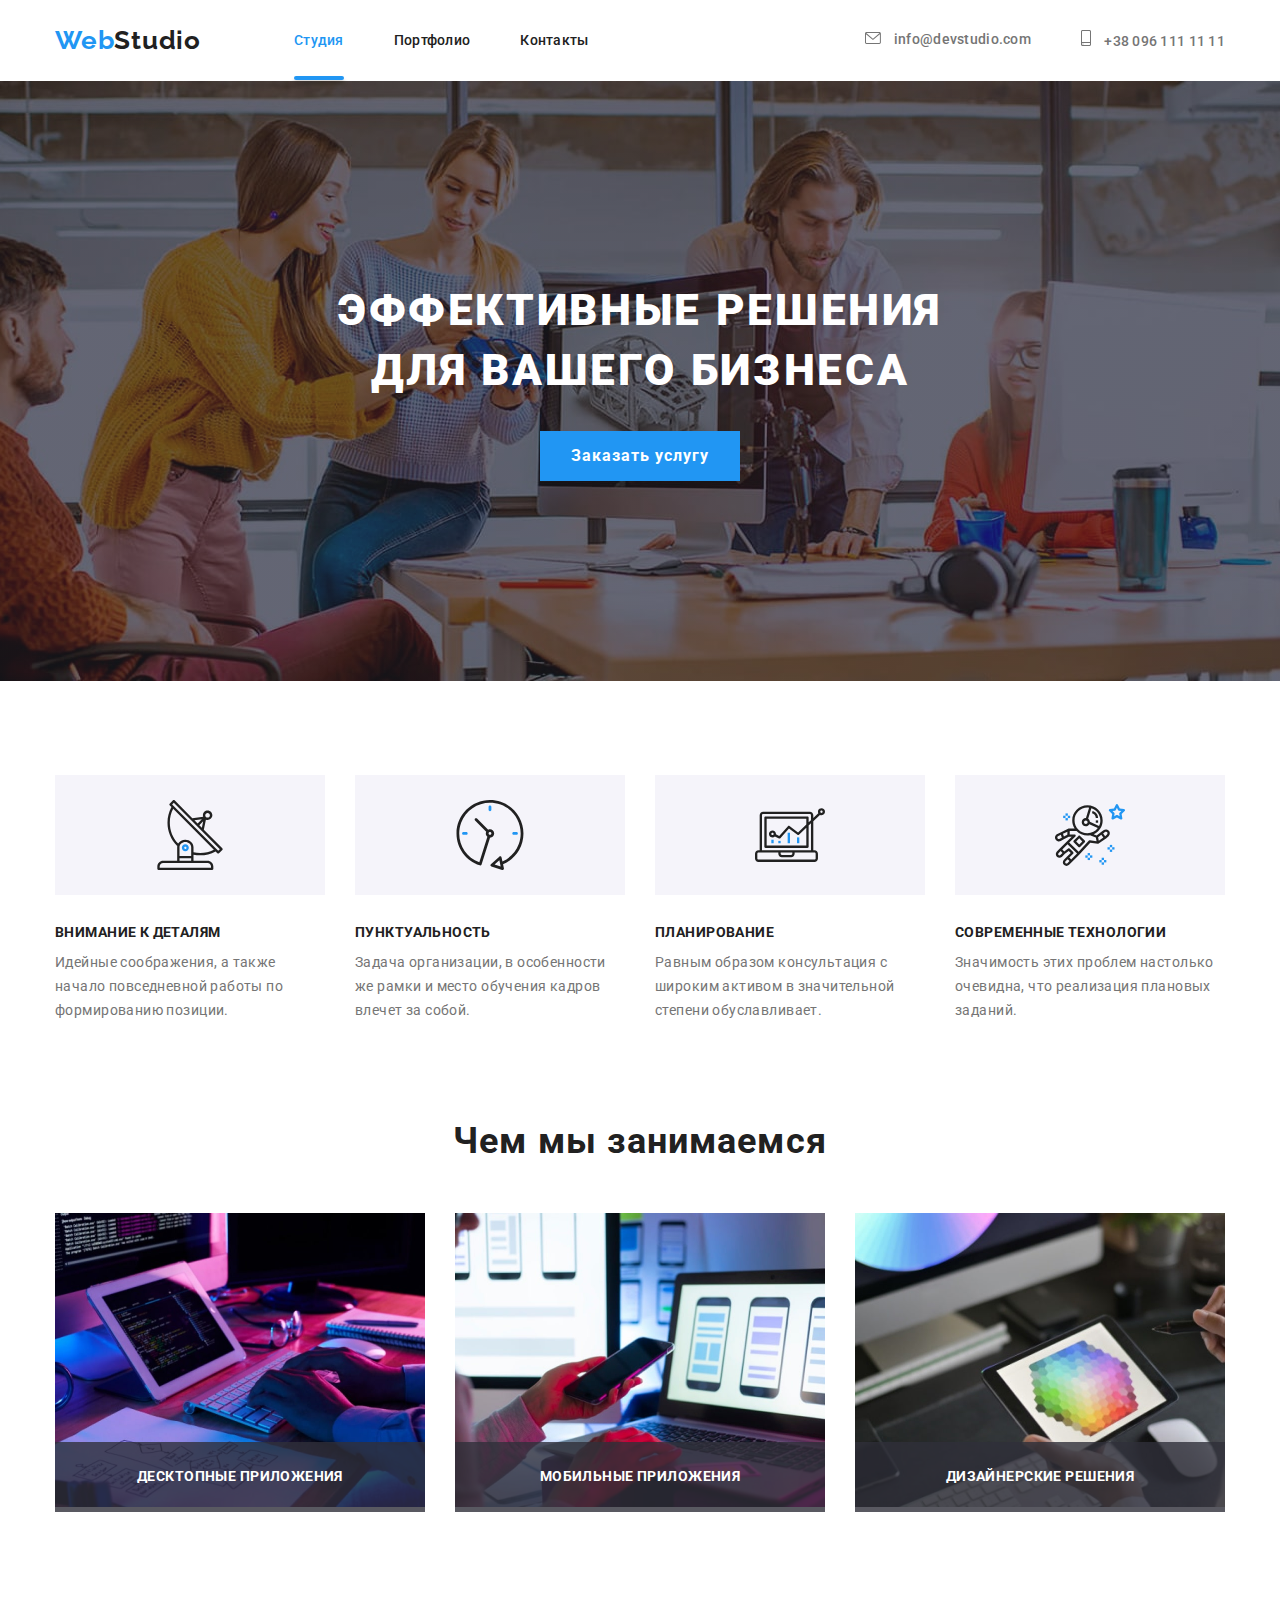
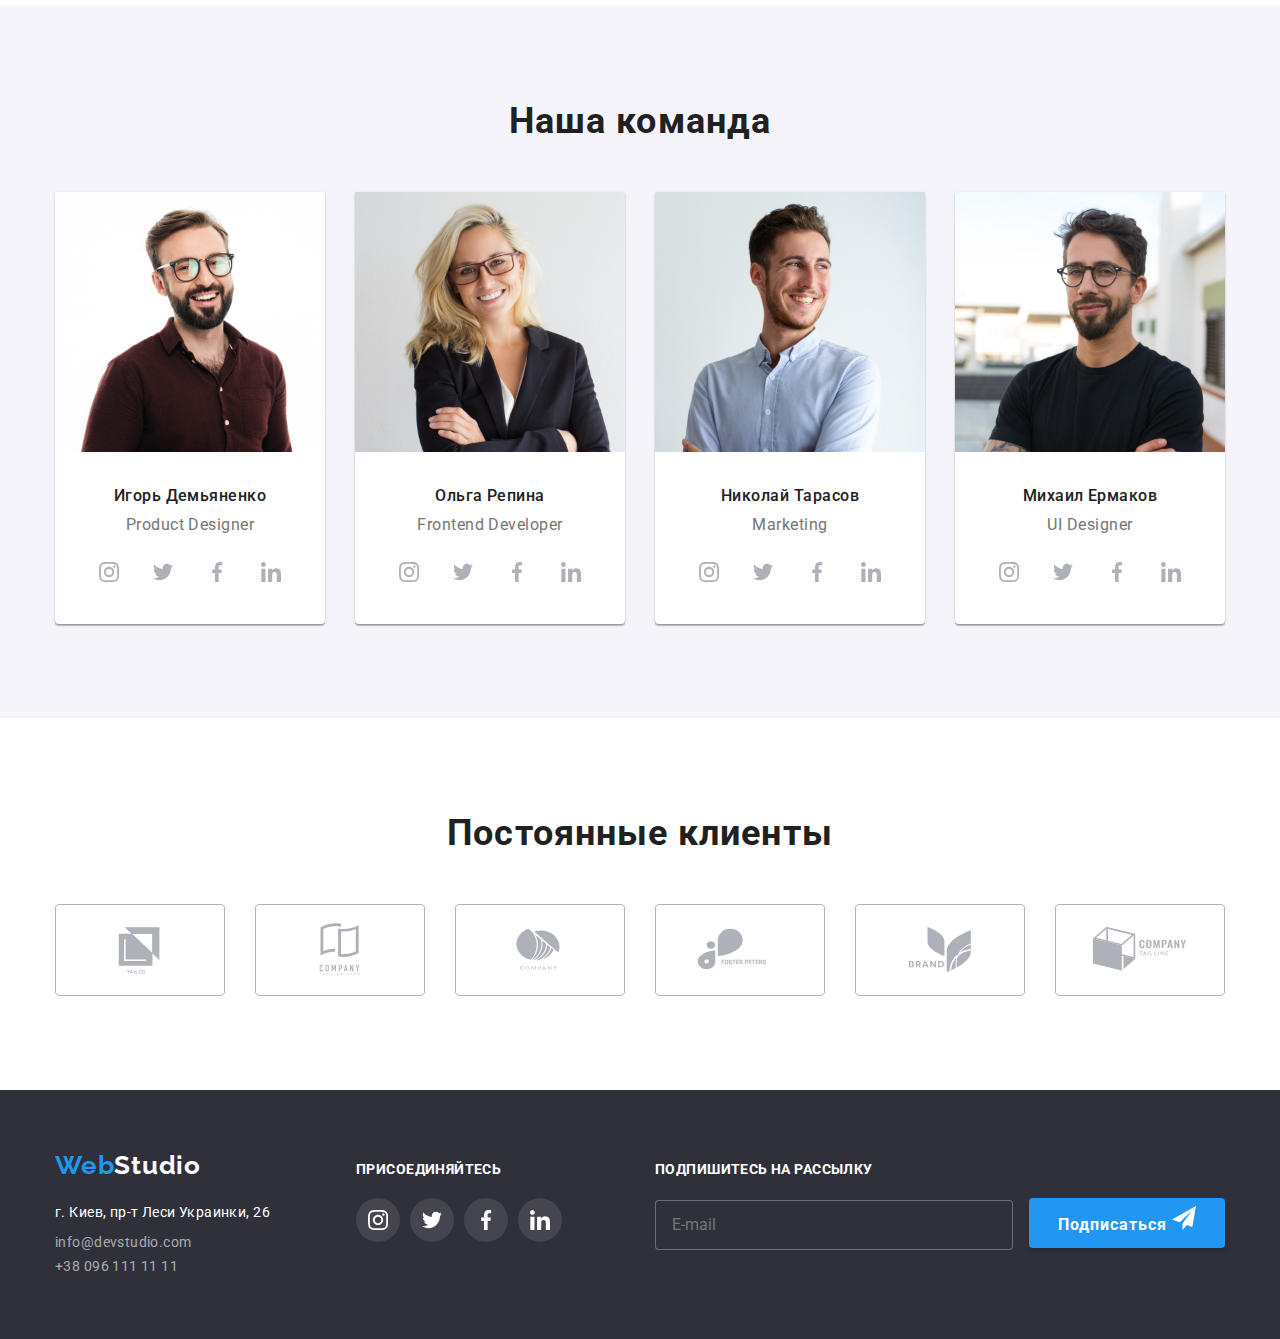
<file: index.html>
<!DOCTYPE html>
<html lang="ru">
  <head>
    <meta charset="UTF-8" />
    <meta http-equiv="X-UA-Compatible" content="IE=edge" />
    <meta name="viewport" content="width=device-width, initial-scale=1.0" />
    <title>WebStudio</title>
    <link rel="preconnect" href="https://fonts.googleapis.com" />
    <link rel="preconnect" href="https://fonts.gstatic.com" crossorigin />
    <link
      href="https://fonts.googleapis.com/css2?family=Raleway:wght@700&family=Roboto:wght@400;500;700;900&display=swap"
      rel="stylesheet"
    />
    <link
      rel="stylesheet"
      href="https://cdnjs.cloudflare.com/ajax/libs/modern-normalize/1.1.0/modern-normalize.min.css"
    />
    <!-- <link rel="stylesheet" href="./css/styles.css" /> -->
    <link rel="stylesheet" href="./css/main.min.css">
  </head>
  <body>
    <!-- header -->
    <header class="header">
      <div class="container">
        <a href="./index.html" class="header__logo-web"
          >Web<span class="header__logo">Studio</span></a
        >
        <nav class="site-nav">
          <ul class="site-nav__list list">
            <li class="site-nav__item">
              <a href="./index.html" class="site-nav__link site-nav__content">Студия</a>
            </li>
            <li class="site-nav__item">
              <a href="./portfolio.html" class="site-nav__link">Портфолио</a>
            </li>
            <li class="site-nav__item">
              <a href="Контакты" class="site-nav__link">Контакты</a>
            </li>
          </ul>
        </nav>
        <!-- <div class="container"> -->
        <ul class="header-list list">
          <li class="header-list__item">
            <a href="mailto:info@devstudio.com" class="header-list__link">
              <svg class="header-list__email">
                <use href="./images/icons.svg#icon-email"></use>
              </svg>
              info@devstudio.com</a
            >
          </li>
          <li class="header-list__item">
            <a href="tel:+380961111111" class="header-list__link">
              <svg class="header-list__phone">
                <use href="./images/icons.svg#icon-smartphone"></use>
              </svg>
              +38 096 111 11 11</a
            >
          </li>
        </ul>
      </div>
    </header>
    <!-- main contener -->
    <main>
      <!-- heading -->
      <section class="hero section">
        <div class="hero__container container">
          <h1 class="hero__title">Эффективные решения для вашего бизнеса</h1>
          <button type="button" class="hero__button" data-modal-open>Заказать услугу</button>
        </div>
      </section>
      <!-- about company -->
      <section class="company section">
        <div class="container">
          <ul class="company-list list">
            <!-- attention to detail -->
            <li class="company-list__item">
              <div class="details">
                <svg class="details__icon">
                  <use href="./images/icons.svg#icon-antenna"></use>
                </svg>
              </div>
              <h3 class="company-list__title">Внимание к деталям</h3>
              <p class="company-list__text">
                Идейные соображения, а также начало повседневной работы по формированию позиции.
              </p>
            </li>
            <!-- punctuality -->
            <li class="company-list__item">
              <div class="details">
                <svg class="details__icon">
                  <use href="./images/icons.svg#icon-clock"></use>
                </svg>
              </div>
              <h3 class="company-list__title">Пунктуальность</h3>
              <p class="company-list__text">
                Задача организации, в особенности же рамки и место обучения кадров влечет за собой.
              </p>
            </li>
            <!-- planning -->
            <li class="company-list__item">
              <div class="details">
                <svg class="details__icon">
                  <use href="./images/icons.svg#icon-diagram"></use>
                </svg>
              </div>
              <h3 class="company-list__title">Планирование</h3>
              <p class="company-list__text">
                Равным образом консультация с широким активом в значительной степени обуславливает.
              </p>
            </li>
            <!-- modern technologies -->
            <li class="company-list__item">
              <div class="details">
                <svg class="details__icon">
                  <use href="./images/icons.svg#icon-astronaut"></use>
                </svg>
              </div>
              <h3 class="company-list__title">Современные технологии</h3>
              <p class="company-list__text">
                Значимость этих проблем настолько очевидна, что реализация плановых заданий.
              </p>
            </li>
          </ul>
        </div>
      </section>
      <!-- pichers -->
      <section class="pichers section">
        <div class="container">
          <h2 class="pichers__title">Чем мы занимаемся</h2>
          <ul class="pichers-list list">
            <li class="pichers-list__foto">
              <img
                class="pichers-list__link"
                src="./images/image1.jpg"
                alt="дизайн сайтов"
                width="370"
                height="294"
              />
              <div class="pichers-list__cotanrt">
                <p class="pichers-list__text">Десктопные приложения</p>
              </div>
            </li>
            <li class="pichers-list__foto">
              <img
                class="pichers-list__link"
                src="./images/image2.jpg"
                alt="верстка сайтов"
                width="370"
                height="294"
              />
              <div class="pichers-list__cotanrt">
                <p class="pichers-list__text">Мобильные приложения</p>
              </div>
            </li>
            <li class="pichers-list__foto">
              <img
                class="pichers-list__-link"
                src="./images/image3.jpg"
                alt="адаптация сайтов"
                width="370"
                height="294"
              />
              <div class="pichers-list__cotanrt">
                <p class="pichers-list__text">Дизайнерские решения</p>
              </div>
            </li>
          </ul>
        </div>
      </section>
      <!-- team -->
      <section class="team section">
        <div class="container">
          <h2 class="team__title">Наша команда</h2>
          <ul class="team-list list">
            <!-- igor -->
            <li class="team-list__item">
              <img
                class="team-list__foto"
                src="./images/image4.jpg"
                alt="фото Игоря"
                width="270"
                height="260"
              />
              <h3 class="team-list__heading">Игорь Демьяненко</h3>
              <p class="team-list__text">Product Designer</p>
              <div>
                <ul class="social-list list">
                  <li class="social-list__item">
                    <a class="social-list__link" href="">
                      <svg class="social-list__icon">
                        <use href="./images/icons.svg#icon-instagram"></use>
                      </svg>
                    </a>
                  </li>
                  <li class="social-list__item">
                    <a class="social-list__link" href="">
                      <svg class="social-list__icon">
                        <use href="./images/icons.svg#icon-twitter"></use>
                      </svg>
                    </a>
                  </li>
                  <li class="social-list__item">
                    <a class="social-list__link" href="">
                      <svg class="social-list__icon">
                        <use href="./images/icons.svg#icon-facebook"></use>
                      </svg>
                    </a>
                  </li>
                  <li class="social-list__item">
                    <a class="social-list__link" href="">
                      <svg class="social-list__icon">
                        <use href="./images/icons.svg#icon-linkedin"></use>
                      </svg>
                    </a>
                  </li>
                </ul>
              </div>
            </li>
            <!-- olga -->
            <li class="team-list__item">
              <img
                class="team-list__foto"
                src="./images/image5.jpg"
                alt="фото Ольги"
                width="270"
                height="260"
              />
              <h3 class="team-list__heading">Ольга Репина</h3>
              <p class="team-list__text">Frontend Developer</p>
              <div>
                <ul class="social-list list">
                  <li class="social-list__item">
                    <a class="social-list__link" href="">
                      <svg class="social-list__icon">
                        <use href="./images/icons.svg#icon-instagram"></use>
                      </svg>
                    </a>
                  </li>
                  <li class="social-list__item">
                    <a class="social-list__link" href="">
                      <svg class="social-list__icon">
                        <use href="./images/icons.svg#icon-twitter"></use>
                      </svg>
                    </a>
                  </li>
                  <li class="social-list__item">
                    <a class="social-list__link" href="">
                      <svg class="social-list__icon">
                        <use href="./images/icons.svg#icon-facebook"></use>
                      </svg>
                    </a>
                  </li>
                  <li class="social-list__item">
                    <a class="social-list__link" href="">
                      <svg class="social-list__icon">
                        <use href="./images/icons.svg#icon-linkedin"></use>
                      </svg>
                    </a>
                  </li>
                </ul>
              </div>
            </li>
            <!-- nikolay -->
            <li class="team-list__item">
              <img
                class="team-list__foto"
                src="./images/image6.jpg"
                alt="фото Николая"
                width="270"
                height="260"
              />
              <h3 class="team-list__heading">Николай Тарасов</h3>
              <p class="team-list__text">Marketing</p>
              <div>
                <ul class="social-list list">
                  <li class="social-list__item">
                    <a class="social-list__link" href="">
                      <svg class="social-list__icon">
                        <use href="./images/icons.svg#icon-instagram"></use>
                      </svg>
                    </a>
                  </li>
                  <li class="social-list__item">
                    <a class="social-list__link" href="">
                      <svg class="social-list__icon">
                        <use href="./images/icons.svg#icon-twitter"></use>
                      </svg>
                    </a>
                  </li>
                  <li class="social-list__item">
                    <a class="social-list__link" href="">
                      <svg class="social-list__icon">
                        <use href="./images/icons.svg#icon-facebook"></use>
                      </svg>
                    </a>
                  </li>
                  <li class="social-list__item">
                    <a class="social-list__link" href="">
                      <svg class="social-list__icon">
                        <use href="./images/icons.svg#icon-linkedin"></use>
                      </svg>
                    </a>
                  </li>
                </ul>
              </div>
            </li>
            <!-- mihail -->
            <li class="team-list__item">
              <img
                class="team-list__foto"
                src="./images/image7.jpg"
                alt="фото Михаила"
                width="270"
                height="260"
              />
              <h3 class="team-list__heading">Михаил Ермаков</h3>
              <p class="team-list__text">UI Designer</p>
              <div>
                <ul class="social-list list">
                  <li class="social-list__item">
                    <a class="social-list__link" href="">
                      <svg class="social-list__icon">
                        <use href="./images/icons.svg#icon-instagram"></use>
                      </svg>
                    </a>
                  </li>
                  <li class="social-list__item">
                    <a class="social-list__link" href="">
                      <svg class="social-list__icon">
                        <use href="./images/icons.svg#icon-twitter"></use>
                      </svg>
                    </a>
                  </li>
                  <li class="social-list__item">
                    <a class="social-list__link" href="">
                      <svg class="social-list__icon">
                        <use href="./images/icons.svg#icon-facebook"></use>
                      </svg>
                    </a>
                  </li>
                  <li class="social-list__item">
                    <a class="social-list__link" href="">
                      <svg class="social-list__icon">
                        <use href="./images/icons.svg#icon-linkedin"></use>
                      </svg>
                    </a>
                  </li>
                </ul>
              </div>
            </li>
          </ul>
        </div>
      </section>
      <!-- partners -->
      <section class="partners section">
        <div class="container">
          <h2 class="partners-title">Постоянные клиенты</h2>
          <ul class="partners-list list">
            <li class="partners-list__item">
              <a class="partners-list__link" href="">
                <svg class="partners-list__logo">
                  <use href="./images/icons.svg#icon-logo1"></use>
                </svg>
              </a>
            </li>
            <li class="partners-list__item">
              <a class="partners-list__link" href="">
                <svg class="partners-list__logo">
                  <use href="./images/icons.svg#icon-logo2"></use>
                </svg>
              </a>
            </li>
            <li class="partners-list__item">
              <a class="partners-list__link" href="">
                <svg class="partners-list__logo">
                  <use href="./images/icons.svg#icon-logo3"></use>
                </svg>
              </a>
            </li>
            <li class="partners-list__item">
              <a class="partners-list__link" href="">
                <svg class="partners-list__logo">
                  <use href="./images/icons.svg#icon-logo4"></use>
                </svg>
              </a>
            </li>
            <li class="partners-list__item">
              <a class="partners-list__link" href="">
                <svg class="partners-list__logo">
                  <use href="./images/icons.svg#icon-logo5"></use>
                </svg>
              </a>
            </li>
            <li class="partners-list__item">
              <a class="partners-list__link" href="">
                <svg class="partners-list__logo">
                  <use href="./images/icons.svg#icon-logo6"></use>
                </svg>
              </a>
            </li>
          </ul>
        </div>
      </section>
    </main>
    <!-- footer -->
    <footer class="footer">
      <div class="container">
        <div class="footer__container">
          <a href="./index.html" class="footer__logo-web"
            >Web<span class="footer__logo">Studio</span></a
          >
          <address class="footer__address">г. Киев, пр-т Леси Украинки, 26</address>
          <a href="mailto:info@devstudio.com" class="footer__link">info@devstudio.com</a>
          <div>
            <a href="tel:+380961111111" class="footer__link footer__link-phone">+38 096 111 11 11</a>
          </div>
        </div>
        <div class="conect">
          <div class="conect__social">
            <h3 class="conect__title">присоединяйтесь</h3>
            <ul class="conect-social__list list">
              <li class="conect-social__item">
                <a class="conect-social__link" href="">
                  <svg class="conect-social__icon">
                    <use href="./images/icons.svg#icon-instagram"></use>
                  </svg>
                </a>
              </li>
              <li class="conect-social__item">
                <a class="conect-social__link" href="">
                  <svg class="conect-social__icon">
                    <use href="./images/icons.svg#icon-twitter"></use>
                  </svg>
                </a>
              </li>
              <li class="conect-social__item">
                <a class="conect-social__link" href="">
                  <svg class="conect-social__icon">
                    <use href="./images/icons.svg#icon-facebook"></use>
                  </svg>
                </a>
              </li>
              <li class="conect-social__item">
                <a class="conect-social__link" href="">
                  <svg class="conect-social__icon">
                    <use href="./images/icons.svg#icon-linkedin"></use>
                  </svg>
                </a>
              </li>
            </ul>
          </div>
        </div>
        <div class="mailing">
          <h3 class="mailing__title">Подпишитесь на рассылку</h3>
          <form class="form">
            <label for="email"></label>
            <input type="email" name="email" id="email" placeholder="E-mail" class="form__label" />
            <button type="submit" class="form__button">
              Подписаться
              <svg width="24" height="24">
                <use href="./images/icons.svg#icon-send" class="form__icon"></use>
              </svg>
            </button>
          </form>
        </div>
      </div>
    </footer>
    <div class="backdrop is-hidden" data-modal>
      <div class="modal">
        <div class="modal-form">
          <form name="order">
            <h2 class="order__tirle">Оставьте свои данные, мы вам перезвоним</h2>
            <div class="inputs">
              <div class="input__box">
                <p class="input__title">Имя</p>
                <input type="text" id="name" class="input" />
                <label for="name" class="label">
                  <svg class="label-icon" width="18" height="18">
                    <use href="./images/icons.svg#icon-person"></use>
                  </svg>
                </label>
              </div>
              <div class="input__box">
                <p class="input__title">Телефон</p>
                <input type="text" id="telephone" class="input" />
                <label for="telephone" class="label">
                  <svg class="label-icon" width="18" height="18">
                    <use href="./images/icons.svg#icon-phone"></use>
                  </svg>
                </label>
              </div>
              <div class="input__box">
                <p class="input__title">Почта</p>
                <input type="text" id="email" class="input" />
                <label for="email" class="label">
                  <svg class="label-icon" width="18" height="18">
                    <use href="./images/icons.svg#icon-email-black"></use>
                  </svg>
                </label>
              </div>
              <div class="input__box">
                <p class="input__title">Комментарий</p>
                <textarea
                  name="feedback"
                  cols="40"
                  rows="3"
                  placeholder="Введите текст"
                  class="input__text"
                ></textarea>
              </div>
            </div>
            <div class="check-box">
              <!-- <p class="input-check"> -->
                <label class="check-box__label"/>
                  <input type="checkbox" class="check-box__input"/>
                <span class="check-box__icon"></span>Соглашаюсь с рассылкой и принимаю </label>
                <a href="" class="check-box__contract">Условия договора</a>
              <!-- </p> -->
            </div>
            <button type="submit" class="button-mailing button-check">Отправить</button>
          </form>
        </div>
        <button type="button" class="modal-close" data-modal-close>
          <svg class="modal-close-icon" width="18" height="18">
            <use href="./images/icons.svg#icon-close"></use>
          </svg>
        </button>
      </div>
    </div>
    <script src="./js/modal.js"></script>
  </body>
</html>
</file>
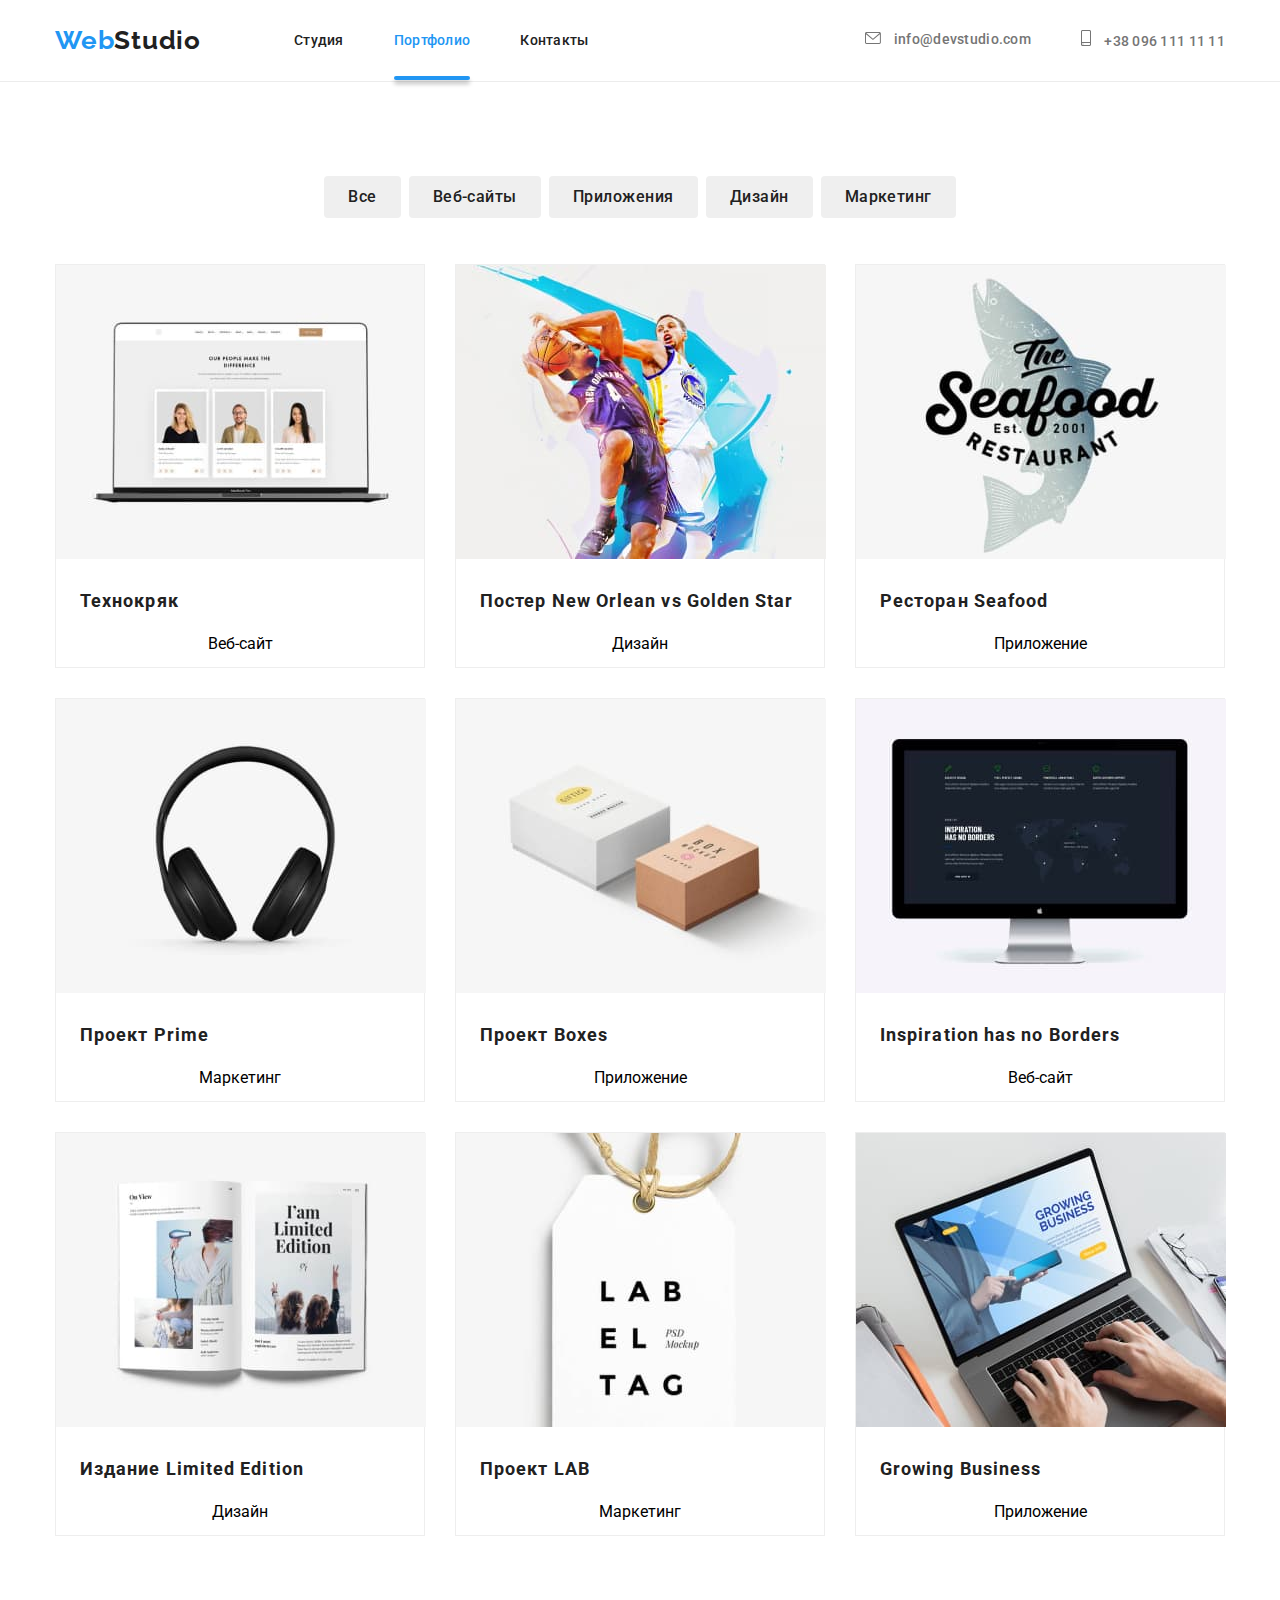
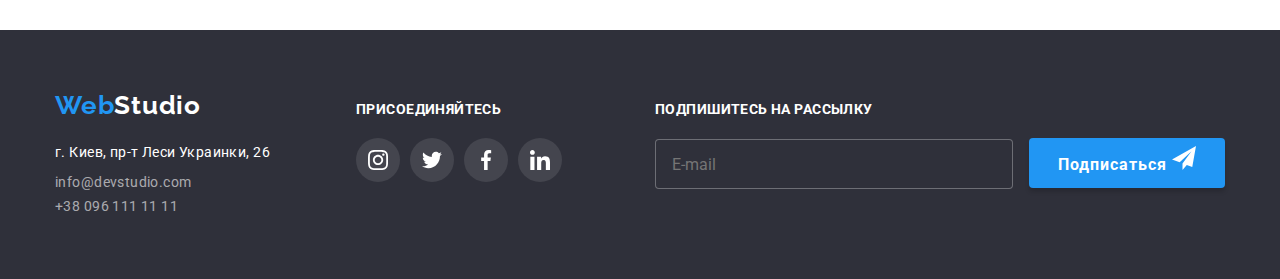
<file: portfolio.html>
<!DOCTYPE html>
<html lang="ru">
  <head>
    <meta charset="UTF-8" />
    <meta http-equiv="X-UA-Compatible" content="IE=edge" />
    <meta name="viewport" content="width=device-width, initial-scale=1.0" />
    <title>Portfolio</title>
    <link rel="preconnect" href="https://fonts.googleapis.com" />
    <link rel="preconnect" href="https://fonts.gstatic.com" crossorigin />
    <link
      href="https://fonts.googleapis.com/css2?family=Raleway:wght@700&family=Roboto:wght@400;500;700;900&display=swap"
      rel="stylesheet"
    />
    <link
      rel="stylesheet"
      href="https://cdnjs.cloudflare.com/ajax/libs/modern-normalize/1.1.0/modern-normalize.min.css"
    />
    <!-- <link rel="stylesheet" href="./css/styles.css" /> -->
    <link rel="stylesheet" href="./css/main.min.css" />
  </head>
  <body>
    <!-- header -->
    <header class="header header-portfolio">
      <div class="container">
        <a href="./index.html" class="header__logo-web"
          >Web<span class="header__logo">Studio</span></a
        >
        <nav class="site-nav">
          <ul class="site-nav__list list">
            <li class="site-nav__item">
              <a href="./index.html" class="site-nav__link">Студия</a>
            </li>
            <li class="site-nav__item">
              <a href="./portfolio.html" class="site-nav__link site-nav__content">Портфолио</a>
            </li>
            <li class="site-nav__item">
              <a href="Контакты" class="site-nav__link">Контакты</a>
            </li>
          </ul>
        </nav>
        <!-- <div class="container"> -->
        <ul class="header-list list">
          <li class="header-list__item">
            <a href="mailto:info@devstudio.com" class="header-list__link">
              <svg class="header-list__email">
                <use href="./images/icons.svg#icon-email"></use>
              </svg>
              info@devstudio.com</a
            >
          </li>
          <li class="header-list__item">
            <a href="tel:+380961111111" class="header-list__link">
              <svg class="header-list__phone">
                <use href="./images/icons.svg#icon-smartphone"></use>
              </svg>
              +38 096 111 11 11</a
            >
          </li>
        </ul>
      </div>
    </header>
    <!-- main contener -->
    <main>
      <!-- heading -->
      <section class="portfolio section">
        <div class="container">
          <h1 class="visually-hidden">Портфолио</h1>
          <ul class="filters-list list">
            <li class="filters-list__item filters-list__item-fist">
              <button class="filters-list__button" type="button">Все</button>
            </li>
            <li class="filters-list__item">
              <button class="filters-list__button" type="button">Веб-сайты</button>
            </li>
            <li class="filters-list__item">
              <button class="filters-list__button" type="button">Приложения</button>
            </li>
            <li class="filters-list__item">
              <button class="filters-list__button" type="button">Дизайн</button>
            </li>
            <li class="filters-list__item">
              <button class="filters-list__button" type="button">Маркетинг</button>
            </li>
          </ul>
          <ul class="portfolio-list list">
            <li class="portfolio-list__item">
              <div class="portfolio-list__item-web">
                <img
                  class="portfolio-list__fofto"
                  src="./images/portfolio-texno.jpg"
                  alt="веб-сайт технокряк"
                  width="370"
                  height="294"
                />
                <p class="portfolio-list__item-overley">
                  Технокряк это современная площадка распространения коронавируса. Компании
                  используют эту платформу для цифрового шпионажа и атак на защищённые сервера
                  конкурентов.
                </p>
              </div>
              <h2 class="portfolio-list__title">Технокряк</h2>
              <p class="portfolio-list__text">Веб-сайт</p>
            </li>
            <li class="portfolio-list__item">
              <img
                class="portfolio-list__fofto"
                src="./images/portfolio-poster.jpg"
                alt="дизайн постеров"
                width="370"
                height="294"
              />
              <h2 class="portfolio-list__title">Постер New Orlean vs Golden Star</h2>
              <p class="portfolio-list__text">Дизайн</p>
            </li>
            <li class="portfolio-list__item">
              <img
                class="portfolio-list__fofto"
                src="./images/portfolio-sea-food.jpg"
                alt="ресторан seafood"
                width="370"
                height="294"
              />
              <h2 class="portfolio-list__title">Ресторан Seafood</h2>
              <p class="portfolio-list__text">Приложение</p>
            </li>
            <li class="portfolio-list__item">
              <img
                class="portfolio-list__fofto"
                src="./images/portfolio-prime.jpg"
                alt="проект prime"
                width="370"
                height="294"
              />
              <h2 class="portfolio-list__title">Проект Prime</h2>
              <p class="portfolio-list__text">Маркетинг</p>
            </li>
            <li class="portfolio-list__item">
              <img
                class="portfolio-list__fofto"
                src="./images/portfolio-boxes.jpg"
                alt="проект boxes"
                width="370"
                height="294"
              />
              <h2 class="portfolio-list__title">Проект Boxes</h2>
              <p class="portfolio-list__text">Приложение</p>
            </li>
            <li class="portfolio-list__item">
              <img
                class="portfolio-list__fofto"
                src="./images/portfolio-inspiration.jpg"
                alt="веб-сайт inspiration"
                width="370"
                height="294"
              />
              <h2 class="portfolio-list__title">Inspiration has no Borders</h2>
              <p class="portfolio-list__text">Веб-сайт</p>
            </li>
            <li class="portfolio-list__item">
              <img
                class="portfolio-list__fofto"
                src="./images/portfolio-edition.jpg"
                alt="издание limited edition"
                width="370"
                height="294"
              />
              <h2 class="portfolio-list__title">Издание Limited Edition</h2>
              <p class="portfolio-list__text">Дизайн</p>
            </li>
            <li class="portfolio-list__item">
              <img
                class="portfolio-list__fofto"
                src="./images/portfolio-lab.jpg"
                alt="проект lab"
                width="370"
                height="294"
              />
              <h2 class="portfolio-list__title">Проект LAB</h2>
              <p class="portfolio-list__text">Маркетинг</p>
            </li>
            <li class="portfolio-list__item">
              <img
                class="portfolio-list__fofto"
                src="./images/portfolio-growing.jpg"
                alt="приложение growing business"
                width="370"
                height="294"
              />
              <h2 class="portfolio-list__title">Growing Business</h2>
              <p class="portfolio-list__text">Приложение</p>
            </li>
          </ul>
        </div>
      </section>
    </main>
    <!-- footer -->
    <footer class="footer">
      <div class="container">
        <div class="footer__container">
          <a href="./index.html" class="footer__logo-web"
            >Web<span class="footer__logo">Studio</span></a
          >
          <address class="footer__address">г. Киев, пр-т Леси Украинки, 26</address>
          <a href="mailto:info@devstudio.com" class="footer__link">info@devstudio.com</a>
          <div>
            <a href="tel:+380961111111" class="footer__link footer__link-phone"
              >+38 096 111 11 11</a
            >
          </div>
        </div>
        <div class="conect">
          <div class="conect__social">
            <h3 class="conect__title">присоединяйтесь</h3>
            <ul class="conect-social__list list">
              <li class="conect-social__item">
                <a class="conect-social__link" href="">
                  <svg class="conect-social__icon">
                    <use href="./images/icons.svg#icon-instagram"></use>
                  </svg>
                </a>
              </li>
              <li class="conect-social__item">
                <a class="conect-social__link" href="">
                  <svg class="conect-social__icon">
                    <use href="./images/icons.svg#icon-twitter"></use>
                  </svg>
                </a>
              </li>
              <li class="conect-social__item">
                <a class="conect-social__link" href="">
                  <svg class="conect-social__icon">
                    <use href="./images/icons.svg#icon-facebook"></use>
                  </svg>
                </a>
              </li>
              <li class="conect-social__item">
                <a class="conect-social__link" href="">
                  <svg class="conect-social__icon">
                    <use href="./images/icons.svg#icon-linkedin"></use>
                  </svg>
                </a>
              </li>
            </ul>
          </div>
        </div>
        <div class="mailing">
          <h3 class="mailing__title">Подпишитесь на рассылку</h3>
          <form class="form">
            <label for="email"></label>
            <input type="email" name="email" id="email" placeholder="E-mail" class="form__label" />
            <button type="submit" class="form__button">
              Подписаться
              <svg width="24" height="24">
                <use href="./images/icons.svg#icon-send" class="form__icon"></use>
              </svg>
            </button>
          </form>
        </div>
      </div>
    </footer>
  </body>
</html>
</file>
<file: css/styles.css>
/* root */

/* ----------------------------------------------------------------INDEX---------------------------------------------------------------- */

/* --------------------------------BODY-------------------------------- */

/* --------------------------------HEADER-------------------------------- */

/* web studio */

/* --------------------------------NAV-------------------------------- */

/* --------------------------------HERO-------------------------------- */

/* --------------------------------COMPANY-------------------------------- */

/* --------------------------------PICHERS-------------------------------- */

/* --------------------------------TEAM-------------------------------- */

/* --------------------------------PARTNERS-------------------------------- */

/* --------------------------------FOOTER-------------------------------- */

/* ----------------------------------------------------------------PORTFOLIO---------------------------------------------------------------- */

/* --------------------------------FILTERS-------------------------------- */

/* --------------------------------PORTFOLIO-------------------------------- */

/* --------------------------------BACKDROP-------------------------------- */

/* --------------------------------FORMS ORDER-------------------------------- */
</file>
<file: css/main.min.css>
:root{--primery-background-color: #ffffff;--secondary-background-color: #e5e5e5;--section-background-color: #f5f4fa;--header-background-color: #2f303a;--primery-text-color: #212121;--secondary-text-color: #2196f3;--link-text-color: #757575;--footer-text-color: rgba(255, 255, 255, 0.6);--line-fist-color: #ececec;--line-second-color: #eeeeee;--border-first-color: #afb1b8}body{background-color:var(--primery-background-color);font-family:'Roboto', sans-serif}.list{list-style-type:none;margin:0;padding:0}.visually-hidden{position:absolute;white-space:nowrap;width:1px;height:1px;overflow:hidden;border:0;padding:0;clip:rect(0 0 0 0);-webkit-clip-path:inset(50%);clip-path:inset(50%);margin:-1px}.container{width:1200px;margin:auto;padding-left:15px;padding-right:15px;text-align:center}.section{padding-top:94px;padding-bottom:94px}.header-list__link{padding-top:32px;padding-bottom:32px;font-weight:500;font-size:14px;line-height:1.14;letter-spacing:0.02em;color:var(--link-text-color);text-decoration:none;-webkit-transition:color 250ms cubic-bezier(0.4, 0, 0.2, 1);transition:color 250ms cubic-bezier(0.4, 0, 0.2, 1)}.header-list__link:hover,.header-list__link:focus{color:var(--secondary-text-color)}.header-list{display:-webkit-box;display:-ms-flexbox;display:flex;margin-left:auto}.header .container{display:-webkit-box;display:-ms-flexbox;display:flex;-webkit-box-align:center;-ms-flex-align:center;align-items:center}.header-list__item:not(:first-child){padding-left:50px}.header-list__email{width:16px;height:12px;margin-right:10px;fill:currentColor;-webkit-transition:color 250ms cubic-bezier(0.4, 0, 0.2, 1);transition:color 250ms cubic-bezier(0.4, 0, 0.2, 1)}.header-list__email:hover,.header-list__email:focus{fill:var(--secondary-text-color)}.header-list__phone{width:10px;height:16px;margin-right:10px;fill:currentColor;-webkit-transition:color 250ms cubic-bezier(0.4, 0, 0.2, 1);transition:color 250ms cubic-bezier(0.4, 0, 0.2, 1)}.header-list__phone:hover,.header-list__phone:focus{fill:var(--secondary-text-color)}.header-portfolio{border-bottom:1px solid var(--line-fist-color)}.header__logo{font-family:Raleway;font-weight:700;font-size:26px;line-height:1.19;letter-spacing:0.03em;color:var(--primery-text-color);text-decoration:none}.header__logo-web{padding-top:25px;padding-bottom:25px;font-family:Raleway;font-weight:700;font-size:26px;line-height:1.19;letter-spacing:0.03em;color:var(--secondary-text-color);text-decoration:none}.site-nav__link{position:relative;padding-top:32px;padding-bottom:32px;font-weight:500;font-size:14px;line-height:1.14;letter-spacing:0.02em;color:var(--primery-text-color);text-decoration:none;-webkit-transition:color 250ms cubic-bezier(0.4, 0, 0.2, 1);transition:color 250ms cubic-bezier(0.4, 0, 0.2, 1)}.site-nav__link:hover,.site-nav__link:focus{color:var(--secondary-text-color);text-decoration:none;-moz-tab-size:1;-o-tab-size:1;tab-size:1}.site-nav__item:not(:first-child){padding-left:50px}.site-nav__content{color:var(--secondary-text-color)}.site-nav__content::after{content:'';position:absolute;display:block;width:100%;height:4px;bottom:0;background:var(--secondary-text-color);-webkit-box-shadow:0px 4px 4px rgba(0,0,0,0.25);box-shadow:0px 4px 4px rgba(0,0,0,0.25);border-radius:2px}.site-nav__list{margin-left:93px;display:-webkit-box;display:-ms-flexbox;display:flex}.hero{height:600px;padding-top:200px;padding-bottom:200px;background-color:var(header-background-color);background-image:-webkit-gradient(linear, left top, left bottom, from(rgba(47,48,58,0.4)), to(rgba(47,48,58,0.4))),url(../images/hero.jpg);background-image:linear-gradient(rgba(47,48,58,0.4), rgba(47,48,58,0.4)),url(../images/hero.jpg);background-repeat:no-repeat;background-position:center;background-size:cover}.hero__title{margin:0;padding:0;margin-left:237px;margin-bottom:30px;max-width:696px;font-weight:900;font-size:44px;line-height:1.36;text-align:center;letter-spacing:0.06em;text-transform:uppercase;color:var(--primery-background-color)}.hero__button{min-height:50px;min-width:200px;font-weight:bold;font-size:16px;line-height:1.87;-webkit-box-align:center;-ms-flex-align:center;align-items:center;text-align:center;letter-spacing:0.06em;background-color:var(--secondary-text-color);color:var(--primery-background-color);cursor:pointer;border:none}.company{padding-bottom:0}.company-list{display:-webkit-box;display:-ms-flexbox;display:flex;text-align:left}.company-list__item{width:270px;height:251px}.company-list__item:not(:first-child){margin-left:30px}.company-list__title{margin:0;padding:0;margin-bottom:10px;font-weight:700;font-size:14px;line-height:1.14;letter-spacing:0.03em;text-transform:uppercase;color:var(--primery-text-color)}.company-list__text{margin:0;padding:0;font-weight:400;font-size:14px;line-height:1.71;letter-spacing:0.03em;color:var(--link-text-color)}.details{display:-webkit-box;display:-ms-flexbox;display:flex;-webkit-box-align:center;-ms-flex-align:center;align-items:center;-webkit-box-pack:center;-ms-flex-pack:center;justify-content:center;width:270px;height:120px;margin-bottom:30px;background-color:var(--section-background-color)}.details__icon{width:70px;height:70px}.pichers__title{margin:0;padding:0;margin-bottom:50px;font-weight:700;font-size:36px;line-height:1.2;text-align:center;letter-spacing:0.03em;color:var(--primery-text-color)}.pichers-list{display:-webkit-box;display:-ms-flexbox;display:flex}.pichers-list__foto{position:relative}.pichers-list__foto:not(:first-child){margin-left:30px}.pichers-list__cotanrt{position:absolute;bottom:0;display:-webkit-box;display:-ms-flexbox;display:flex;margin:0;padding:0;width:370px;height:70px;background:rgba(47,48,58,0.8);-webkit-box-pack:center;-ms-flex-pack:center;justify-content:center;-webkit-box-align:center;-ms-flex-align:center;align-items:center}.pichers-list__text{display:-webkit-box;display:-ms-flexbox;display:flex;font-weight:700;font-size:14px;line-height:1.14;text-align:center;letter-spacing:0.03em;text-transform:uppercase;color:var(--primery-background-color)}.team{background-color:var(--section-background-color)}.team__title{margin:0;padding:0;margin-bottom:50px;font-weight:700;font-size:36px;line-height:1.17;text-align:center;letter-spacing:0.03em;color:var(--primery-text-color)}.team-list{display:-webkit-box;display:-ms-flexbox;display:flex}.team-list__item{width:270px;background:var(--primery-background-color);-webkit-box-shadow:0px 1px 3px rgba(0,0,0,0.12),0px 1px 1px rgba(0,0,0,0.14),0px 2px 1px rgba(0,0,0,0.2);box-shadow:0px 1px 3px rgba(0,0,0,0.12),0px 1px 1px rgba(0,0,0,0.14),0px 2px 1px rgba(0,0,0,0.2);border-radius:0px 0px 4px 4px}.team-list__item:not(:first-child){margin-left:30px}.team-list__heading{margin:0;padding:0;margin-bottom:10px;font-weight:500;font-size:16px;line-height:1.19;text-align:center;letter-spacing:0.03em;color:var(--primery-text-color)}.team-list__text{margin:0;padding:0;margin-bottom:16px;font-weight:400;font-size:16px;line-height:1.19;text-align:center;letter-spacing:0.03em;color:var(--link-text-color)}.team-list__foto{margin-bottom:30px}.social-list{margin:0;padding:0;margin-left:32px;margin-right:-10px;margin-bottom:30px;width:206px;height:44px;display:-webkit-box;display:-ms-flexbox;display:flex;-webkit-box-pack:center;-ms-flex-pack:center;justify-content:center;-webkit-box-align:center;-ms-flex-align:center;align-items:center}.social-list__item{width:44px;height:44px}.social-list__item:not(:first-child){margin-left:10px}.social-list__link{width:44px;height:44px;display:-webkit-box;display:-ms-flexbox;display:flex;-webkit-box-pack:center;-ms-flex-pack:center;justify-content:center;-webkit-box-align:center;-ms-flex-align:center;align-items:center;color:var(--border-first-color);border-radius:50%;-webkit-transition:color 250ms cubic-bezier(0.4, 0, 0.2, 1),background-color 250ms cubic-bezier(0.4, 0, 0.2, 1);transition:color 250ms cubic-bezier(0.4, 0, 0.2, 1),background-color 250ms cubic-bezier(0.4, 0, 0.2, 1)}.social-list__link:hover,.social-list__link:focus{background-color:var(--secondary-text-color);color:var(--primery-background-color)}.social-list__icon{width:20px;height:20px;fill:currentColor}.partners-title{margin:0;padding:0;margin-bottom:50px;font-weight:700;font-size:36px;line-height:1.17;text-align:center;letter-spacing:0.03em;color:var(--primery-text-color)}.partners-list{display:-webkit-box;display:-ms-flexbox;display:flex}.partners-list__item{display:-webkit-inline-box;display:-ms-inline-flexbox;display:inline-flex;width:170px;height:92px;-webkit-transition:color 250ms cubic-bezier(0.4, 0, 0.2, 1),border 250ms cubic-bezier(0.4, 0, 0.2, 1),cursor 250ms cubic-bezier(0.4, 0, 0.2, 1);transition:color 250ms cubic-bezier(0.4, 0, 0.2, 1),border 250ms cubic-bezier(0.4, 0, 0.2, 1),cursor 250ms cubic-bezier(0.4, 0, 0.2, 1)}.partners-list__item:not(:first-child){margin-left:30px}.partners-list__item:hover,.partners-list__item:focus{color:var(--secondary-text-color);border:1px solid var(--secondary-text-color);cursor:pointer}.partners-list__link{display:-webkit-box;display:-ms-flexbox;display:flex;fill:currentColor;color:currentColor;width:170px;height:92px;color:var(--border-first-color);border:1px solid var(--border-first-color);-webkit-box-sizing:border-box;box-sizing:border-box;border-radius:4px;-webkit-box-align:center;-ms-flex-align:center;align-items:center;-webkit-box-pack:center;-ms-flex-pack:center;justify-content:center;-webkit-transition:color 250ms cubic-bezier(0.4, 0, 0.2, 1),cursor 250ms cubic-bezier(0.4, 0, 0.2, 1);transition:color 250ms cubic-bezier(0.4, 0, 0.2, 1),cursor 250ms cubic-bezier(0.4, 0, 0.2, 1)}.partners-list__link:hover,.partners-list__link:focus{color:var(--secondary-text-color);cursor:pointer}.partners-list__logo{fill:currentColor;width:106px;height:60px;-webkit-transition:color 250ms cubic-bezier(0.4, 0, 0.2, 1),cursor 250ms cubic-bezier(0.4, 0, 0.2, 1);transition:color 250ms cubic-bezier(0.4, 0, 0.2, 1),cursor 250ms cubic-bezier(0.4, 0, 0.2, 1)}.partners-list__logo:hover,.partners-list__logo:focus{fill:var(--secondary-text-color);cursor:pointer}.footer{padding-top:60px;padding-bottom:60px;display:-webkit-box;display:-ms-flexbox;display:flex;background-color:var(--header-background-color)}.footer .container{display:-webkit-box;display:-ms-flexbox;display:flex}.footer__container{margin:0;padding:0;width:231px;text-align:left}.footer__address{width:231px;height:30px;margin-top:20px;font-style:normal;font-weight:400;font-size:14px;line-height:1.71;letter-spacing:0.03em;color:var(--primery-background-color)}.footer__link{width:231px;height:30px;margin-top:9px;font-weight:400;font-size:14px;line-height:1.71;letter-spacing:0.03em;color:var(--footer-text-color);text-decoration:none}.footer__logo{font-family:Raleway;font-weight:700;font-size:26px;line-height:1.19;letter-spacing:0.03em;color:var(--primery-background-color)}.footer__logo-web{font-family:Raleway;font-weight:700;font-size:26px;line-height:1.19;letter-spacing:0.03em;color:var(--secondary-text-color);text-decoration:none}.conect{margin:0;padding:0;margin-left:70px;margin-top:12px;width:206px;height:80px}.conect__title{margin:0;padding:0;width:145px;height:16px;margin-bottom:20px;text-align:left;font-weight:700;font-size:14px;line-height:1.14;letter-spacing:0.03em;text-transform:uppercase;color:var(--primery-background-color)}.conect__social{margin:0;padding:0}.conect-social__list{margin:0;padding:0;width:206px;height:44px;display:-webkit-box;display:-ms-flexbox;display:flex;-webkit-box-pack:left;-ms-flex-pack:left;justify-content:left;-webkit-box-align:center;-ms-flex-align:center;align-items:center}.conect-social__item{width:44px;height:44px}.conect-social__item:not(:first-child){margin-left:10px}.conect-social__link{width:44px;height:44px;display:-webkit-box;display:-ms-flexbox;display:flex;-webkit-box-pack:center;-ms-flex-pack:center;justify-content:center;-webkit-box-align:center;-ms-flex-align:center;align-items:center;color:var(--primery-background-color);background:rgba(255,255,255,0.1);border-radius:50%;-webkit-transition:color 250ms cubic-bezier(0.4, 0, 0.2, 1),background-color 250ms cubic-bezier(0.4, 0, 0.2, 1);transition:color 250ms cubic-bezier(0.4, 0, 0.2, 1),background-color 250ms cubic-bezier(0.4, 0, 0.2, 1)}.conect-social__link:hover,.conect-social__link:focus{background-color:var(--secondary-text-color)}.conect-social__icon{width:20px;height:20px;fill:currentColor}.mailing{margin:0;padding:0;margin-top:12px;margin-left:93px;width:570px;height:86px;text-align:left}.mailing__title{padding:0;margin:0;font-size:14px;line-height:1.14;letter-spacing:0.03em;text-transform:uppercase;color:var(--primery-background-color)}.form{margin:0;padding:0;margin-top:20px}.form__label{margin:0;padding:0;padding-left:16px;width:358px;height:50px;color:rgba(255,255,255,0.6);border:1px solid rgba(255,255,255,0.3);border-radius:4px;background-color:var(--header-background-color)}.form__button{margin:0;padding:0;margin-left:12px;width:196px;height:50px;font-weight:700;font-size:16px;line-height:1.88;-webkit-box-align:center;-ms-flex-align:center;align-items:center;text-align:center;letter-spacing:0.06em;border:none;color:var(--primery-background-color);background-color:var(--secondary-text-color);-webkit-box-shadow:0px 4px 4px rgba(0,0,0,0.15);box-shadow:0px 4px 4px rgba(0,0,0,0.15);border-radius:4px;cursor:pointer}.form__icon{-webkit-box-align:center;-ms-flex-align:center;align-items:center;text-align:center;fill:var(--primery-background-color)}.filters-list{display:-webkit-box;display:-ms-flexbox;display:flex;margin-bottom:50px;-webkit-box-pack:center;-ms-flex-pack:center;justify-content:center;-webkit-box-align:center;-ms-flex-align:center;align-items:center;border-color:var(--section-background-color)}.filters-list__button{padding:6px 22px;color:var(--primery-text-color);font-family:inherit;font-weight:500;font-size:16px;line-height:1.62;text-align:center;letter-spacing:0.03em;border-radius:4px;border-color:transparent}.filters-list__item{margin-left:8px;height:38px;-webkit-transition:background-color 2500ms cubic-bezier(0.4, 0, 0.2, 1),color 2500ms cubic-bezier(0.4, 0, 0.2, 1),cursor 2500ms cubic-bezier(0.4, 0, 0.2, 1),-webkit-box-shadow 2500ms cubic-bezier(0.4, 0, 0.2, 1);transition:background-color 2500ms cubic-bezier(0.4, 0, 0.2, 1),color 2500ms cubic-bezier(0.4, 0, 0.2, 1),cursor 2500ms cubic-bezier(0.4, 0, 0.2, 1),-webkit-box-shadow 2500ms cubic-bezier(0.4, 0, 0.2, 1);transition:background-color 2500ms cubic-bezier(0.4, 0, 0.2, 1),color 2500ms cubic-bezier(0.4, 0, 0.2, 1),cursor 2500ms cubic-bezier(0.4, 0, 0.2, 1),box-shadow 2500ms cubic-bezier(0.4, 0, 0.2, 1);transition:background-color 2500ms cubic-bezier(0.4, 0, 0.2, 1),color 2500ms cubic-bezier(0.4, 0, 0.2, 1),cursor 2500ms cubic-bezier(0.4, 0, 0.2, 1),box-shadow 2500ms cubic-bezier(0.4, 0, 0.2, 1),-webkit-box-shadow 2500ms cubic-bezier(0.4, 0, 0.2, 1)}.filters-list__item :hover,.filters-list__item :focus{background-color:var(--secondary-text-color);color:var(--primery-background-color);cursor:pointer;-webkit-box-shadow:0px 3px 1px rgba(0,0,0,0.1),0px 1px 2px rgba(0,0,0,0.08),0px 2px 2px rgba(0,0,0,0.12);box-shadow:0px 3px 1px rgba(0,0,0,0.1),0px 1px 2px rgba(0,0,0,0.08),0px 2px 2px rgba(0,0,0,0.12)}.filters-list__item-fist{margin-left:0px}.portfolio-list{display:-webkit-inline-box;display:-ms-inline-flexbox;display:inline-flex;-ms-flex-wrap:wrap;flex-wrap:wrap}.portfolio-list__item{position:relative;margin-left:30px;margin-bottom:30px;width:370px;height:404px;background:var(--primery-background-color);border:1px solid var(--line-second-color);-webkit-transition:cursor 250ms cubic-bezier(0.4, 0, 0.2, 1),-webkit-box-shadow 250ms cubic-bezier(0.4, 0, 0.2, 1);transition:cursor 250ms cubic-bezier(0.4, 0, 0.2, 1),-webkit-box-shadow 250ms cubic-bezier(0.4, 0, 0.2, 1);transition:cursor 250ms cubic-bezier(0.4, 0, 0.2, 1),box-shadow 250ms cubic-bezier(0.4, 0, 0.2, 1);transition:cursor 250ms cubic-bezier(0.4, 0, 0.2, 1),box-shadow 250ms cubic-bezier(0.4, 0, 0.2, 1),-webkit-box-shadow 250ms cubic-bezier(0.4, 0, 0.2, 1)}.portfolio-list__item:nth-child(3n+1){margin-left:0px}.portfolio-list__item:nth-last-child(-n+3){margin-bottom:0px}.portfolio-list__item:hover,.portfolio-list__item:focus{cursor:pointer;-webkit-box-shadow:0px 1px 1px rgba(0,0,0,0.12),0px 4px 4px rgba(0,0,0,0.06),1px 4px 6px rgba(0,0,0,0.16);box-shadow:0px 1px 1px rgba(0,0,0,0.12),0px 4px 4px rgba(0,0,0,0.06),1px 4px 6px rgba(0,0,0,0.16)}.portfolio-list__item-web{position:relative;overflow:hidden}.portfolio-list__item-overley{display:block;margin:0;position:absolute;top:0;left:0;padding:63px 24px;width:100%;height:100%;font-weight:normal;font-size:18px;line-height:1.56;letter-spacing:0.03em;text-align:start;color:var(--primery-background-color);background:rgba(33,150,243,0.9);-webkit-transform:translateY(100%);transform:translateY(100%);-webkit-transition:-webkit-transform 250ms cubic-bezier(0.4, 0, 0.2, 1);transition:-webkit-transform 250ms cubic-bezier(0.4, 0, 0.2, 1);transition:transform 250ms cubic-bezier(0.4, 0, 0.2, 1);transition:transform 250ms cubic-bezier(0.4, 0, 0.2, 1), -webkit-transform 250ms cubic-bezier(0.4, 0, 0.2, 1)}.portfolio-list__item:hover .portfolio-list__item-overley{-webkit-transform:translateY(0);transform:translateY(0)}.portfolio-list__title{margin:0;padding:0;margin-top:20px;margin-bottom:4px;margin-left:24px;margin-right:24px;text-align:left;font-weight:700;font-size:18px;line-height:2;letter-spacing:0.06em;color:var(--primery-text-color)}.portfolio-text{margin:0;padding:0;margin-bottom:20px;margin-left:24px;margin-right:24px;text-align:left;font-weight:400;font-size:16px;line-height:1.87;letter-spacing:0.03em;color:var(--link-text-color)}.backdrop{width:100vw;height:100vh;top:0;position:fixed;background:rgba(0,0,0,0.2);-webkit-transition:opacity 250ms cubic-bezier(0.4, 0, 0.2, 1),visibility 250ms cubic-bezier(0.4, 0, 0.2, 1);transition:opacity 250ms cubic-bezier(0.4, 0, 0.2, 1),visibility 250ms cubic-bezier(0.4, 0, 0.2, 1)}.modal{position:absolute;top:50%;left:50%;-webkit-transform:translate(-50%, -50%);transform:translate(-50%, -50%);width:528px;min-height:581px;background-color:var(--primery-background-color);border-radius:5px;-webkit-transition:-webkit-transform 250ms cubic-bezier(0.4, 0, 0.2, 1);transition:-webkit-transform 250ms cubic-bezier(0.4, 0, 0.2, 1);transition:transform 250ms cubic-bezier(0.4, 0, 0.2, 1);transition:transform 250ms cubic-bezier(0.4, 0, 0.2, 1), -webkit-transform 250ms cubic-bezier(0.4, 0, 0.2, 1)}.is-hidden{visibility:hidden;opacity:0;pointer-events:none}.backdrop.is-hidden .modal{-webkit-transform:scale(1.5);transform:scale(1.5);-webkit-transition:-webkit-transform 250ms cubic-bezier(0.4, 0, 0.2, 1);transition:-webkit-transform 250ms cubic-bezier(0.4, 0, 0.2, 1);transition:transform 250ms cubic-bezier(0.4, 0, 0.2, 1);transition:transform 250ms cubic-bezier(0.4, 0, 0.2, 1), -webkit-transform 250ms cubic-bezier(0.4, 0, 0.2, 1)}.modal-close{position:absolute;top:8px;right:8px;width:30px;height:30px;background:#ffffff;border:1px solid rgba(0,0,0,0.1);-webkit-box-sizing:border-box;box-sizing:border-box;border-radius:50%;display:-webkit-box;display:-ms-flexbox;display:flex;-webkit-box-pack:center;-ms-flex-pack:center;justify-content:center;-webkit-box-align:center;-ms-flex-align:center;align-items:center;cursor:pointer}.modal-close:hover,.modal-close:focus{background-color:var(--secondary-text-color)}.modal-close-icon{fill:currentColor}.modal__form{padding:0;margin:0;padding-top:40px;padding-left:40px;padding-right:40px}.order__tirle{margin:0;padding:0;font-weight:700;font-size:20px;line-height:1.15;text-align:center;letter-spacing:0.03em;color:var(--primery-text-color)}.inputs{width:448px;height:342px}.inputs:first-child{margin-top:12px}.inputs:last-child{height:138px}.input__box{margin:0;padding:0;margin-bottom:10px;width:448px;height:58px;-webkit-transition:color 250ms cubic-bezier(0.4, 0, 0.2, 1),border-color 250ms cubic-bezier(0.4, 0, 0.2, 1),cursor 250ms cubic-bezier(0.4, 0, 0.2, 1);transition:color 250ms cubic-bezier(0.4, 0, 0.2, 1),border-color 250ms cubic-bezier(0.4, 0, 0.2, 1),cursor 250ms cubic-bezier(0.4, 0, 0.2, 1)}.input__box:last-child{height:138px}.input__box:hover,.input__box:focus{color:var(--secondary-text-color);border-color:var(--secondary-text-color);cursor:pointer}.input__title{margin-bottom:4px;font-weight:400;font-size:12px;line-height:1.17;letter-spacing:0.01em;color:var(--link-text-color)}.input{padding-left:42px;width:100%;height:40px;border:1px solid rgba(33,33,33,0.2);-webkit-box-sizing:border-box;box-sizing:border-box;border-radius:4px}.input:hover+.label,.input:focus+.label{color:var(--secondary-text-color);border-color:var(--secondary-text-color);cursor:pointer}.input__text{margin:0;resize:none;padding-left:16px;padding-top:12px;width:100%;height:120px;font-weight:400;font-size:12px;line-height:1.17;letter-spacing:0.01em;color:rgba(117,117,117,0.5);border:1px solid rgba(33,33,33,0.2);-webkit-box-sizing:border-box;box-sizing:border-box;border-radius:4px}.check-box{width:435px;height:25px;margin:0;padding:0;margin-top:20px;margin-bottom:30px;margin-left:12px;-webkit-transition:cursor 250ms cubic-bezier(0.4, 0, 0.2, 1);transition:cursor 250ms cubic-bezier(0.4, 0, 0.2, 1);font-weight:400;font-size:14px;line-height:1.71;letter-spacing:0.03em;color:var(--link-text-color)}.check-box__input{position:absolute;white-space:nowrap;width:1px;height:1px;overflow:hidden;border:0;padding:0;clip:rect(0 0 0 0);-webkit-clip-path:inset(50%);clip-path:inset(50%);margin:-1px}.check-box:hover .check-box__input,.check-box:focus .check-box__input{cursor:pointer;fill:currentColor}.check-box__label{display:flexbox;-webkit-box-align:center;-ms-flex-align:center;align-items:center}.check-box__icon{display:inline-block;-webkit-transform:translateY(3px);transform:translateY(3px);margin-right:7px;width:16px;height:15px;border:2px solid var(--primery-text-color);border-radius:2px}.check-box__input:checked+.check-box__icon{background-image:url("../images/check.svg");background-size:contain;background-origin:content-box;background-color:var(--secondary-text-color)}.check-box__contract{color:var(--secondary-text-color)}.label-icon{position:absolute;margin-left:-436px;margin-top:11px;-webkit-transform:scaleX(100%);transform:scaleX(100%);fill:currentColor}.button-check{margin:0;margin-left:124px;width:200px;height:50px;border:none;background:var(--secondary-text-color);-webkit-box-shadow:0px 4px 4px rgba(0,0,0,0.15);box-shadow:0px 4px 4px rgba(0,0,0,0.15);border-radius:4px}
/*# sourceMappingURL=main.min.css.map */
</file>
